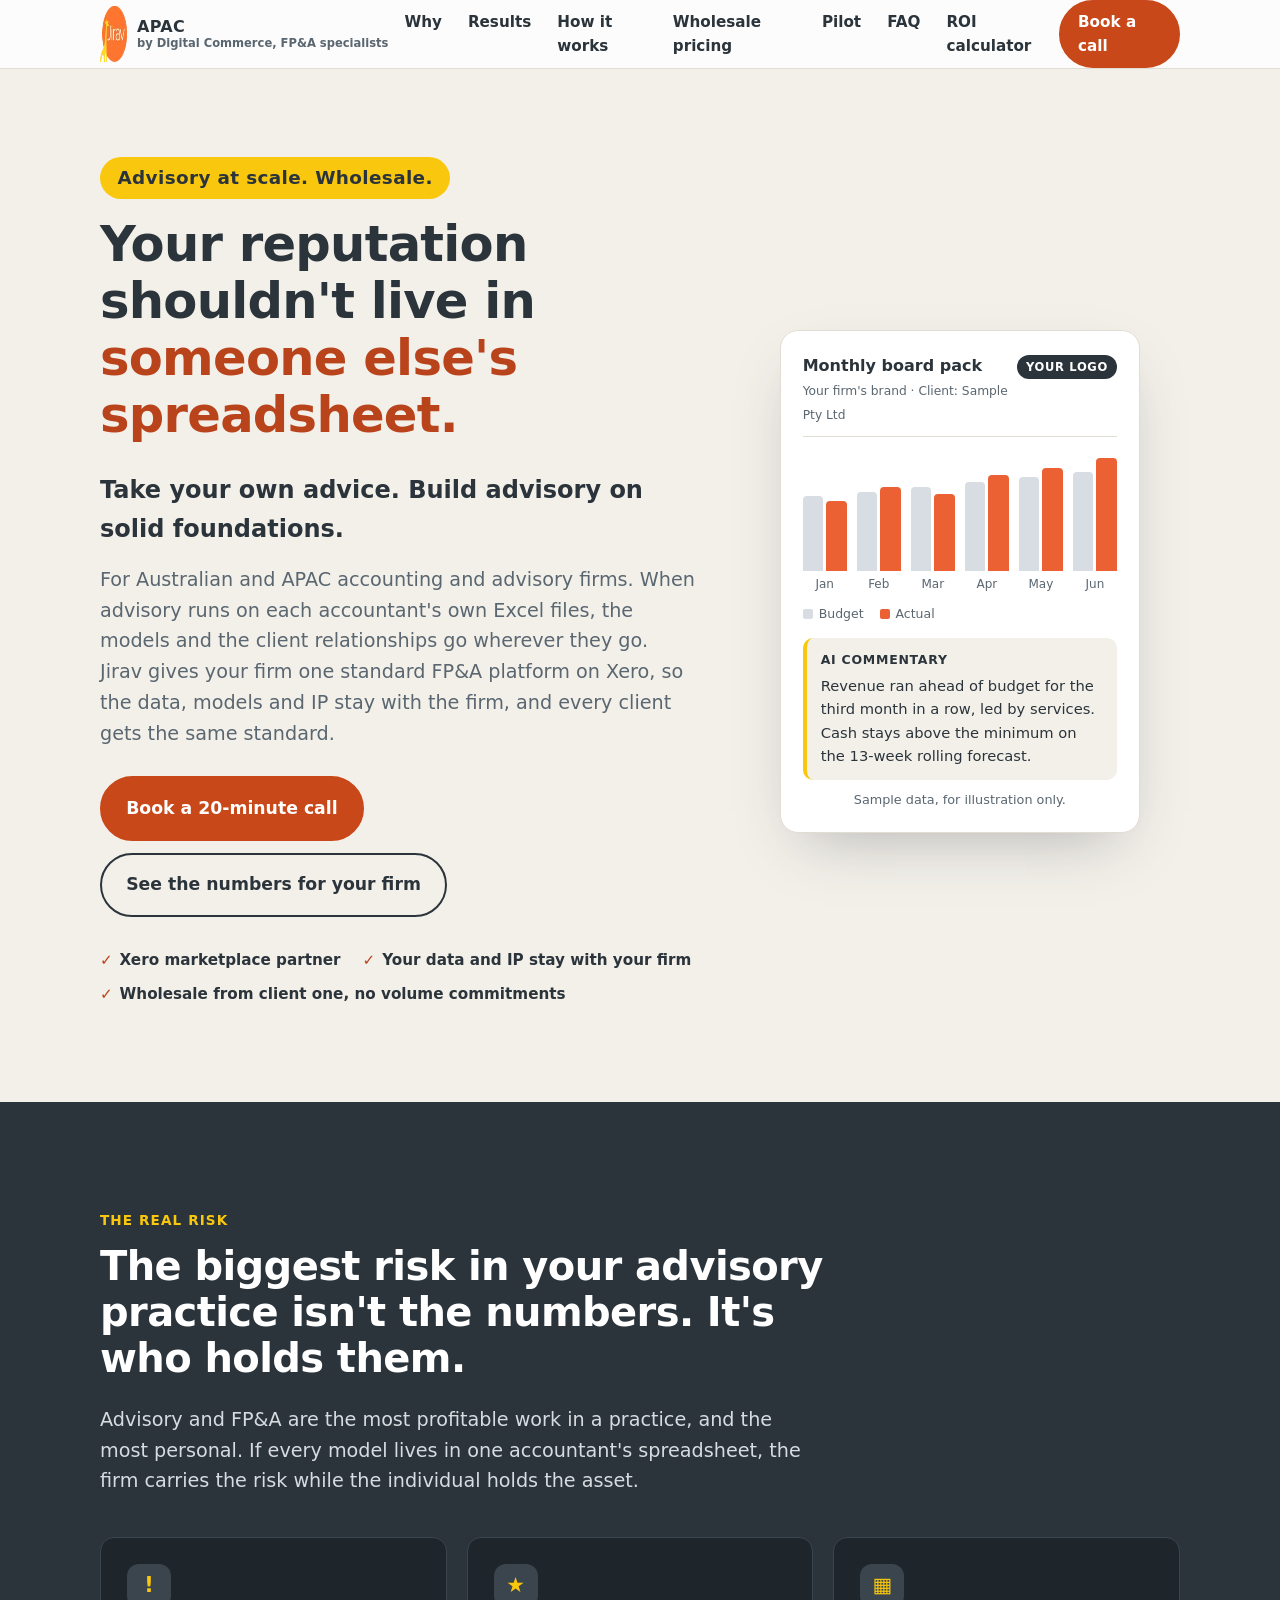
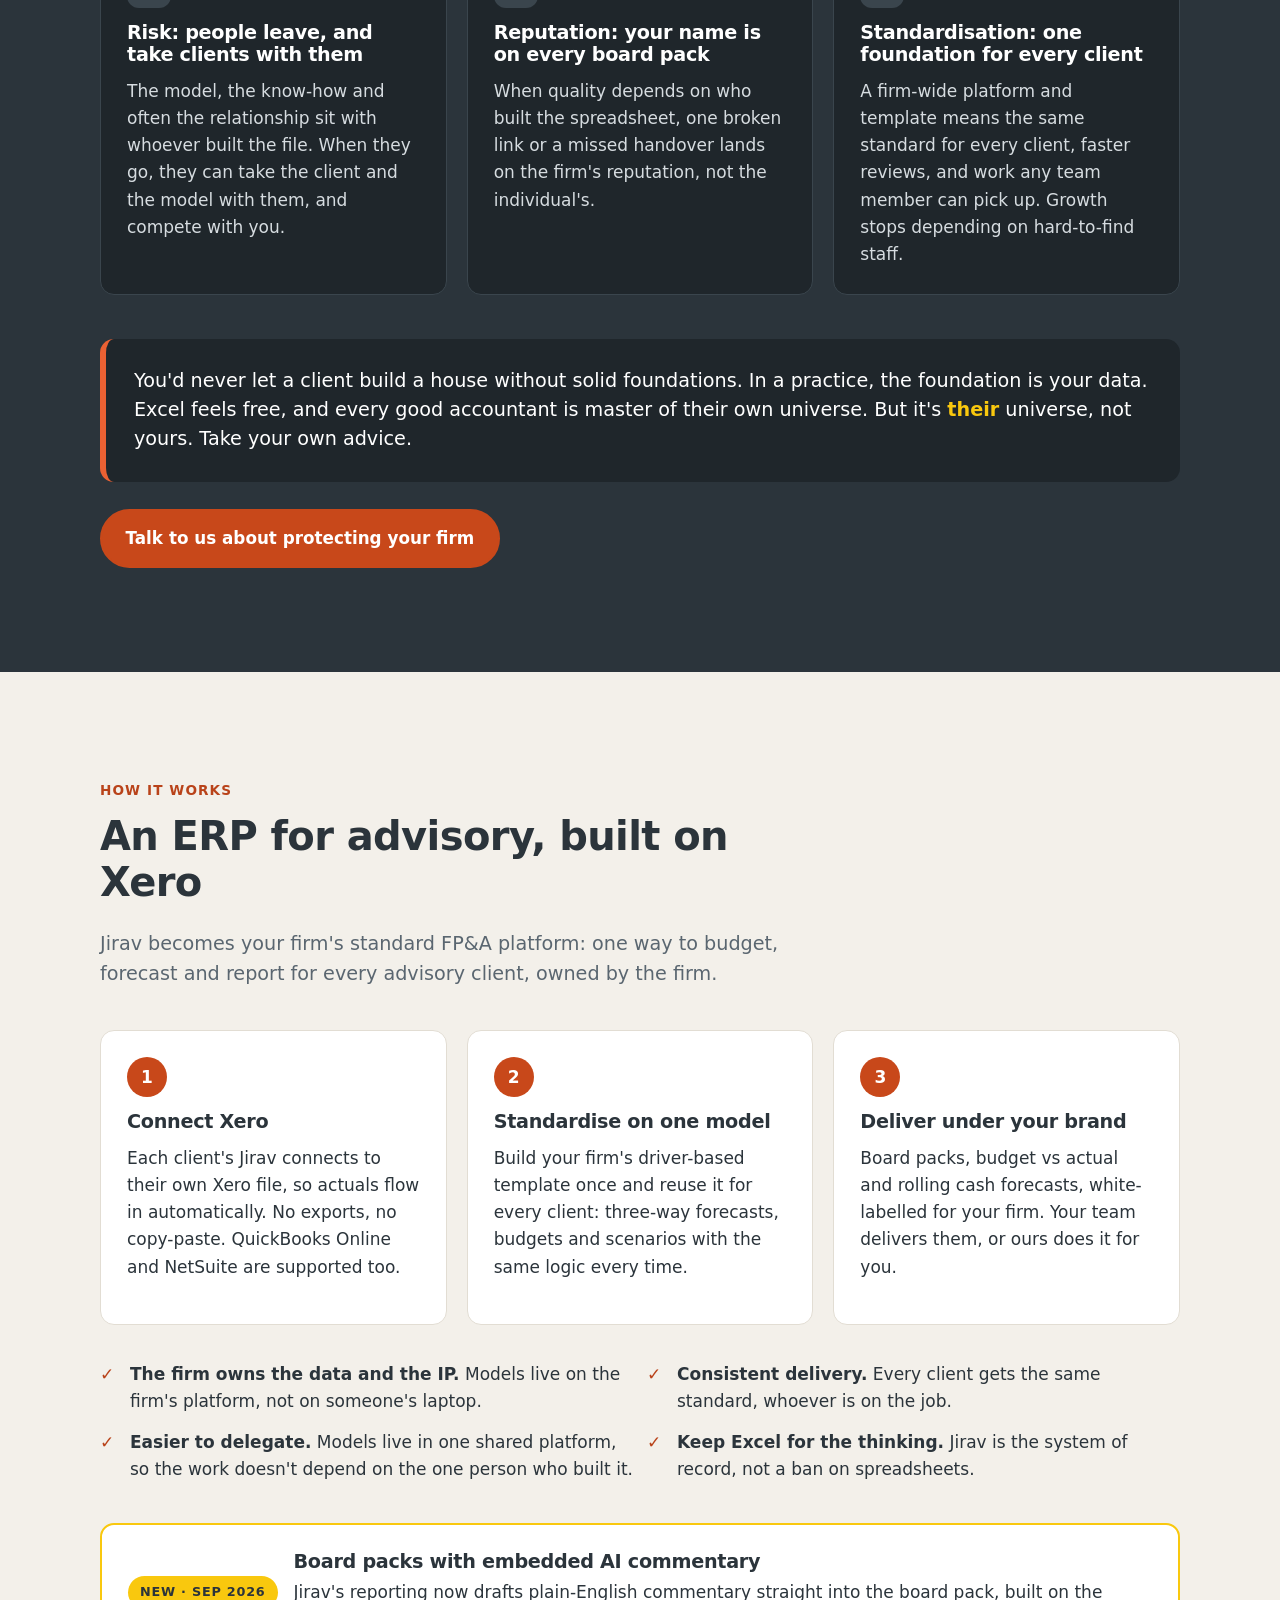
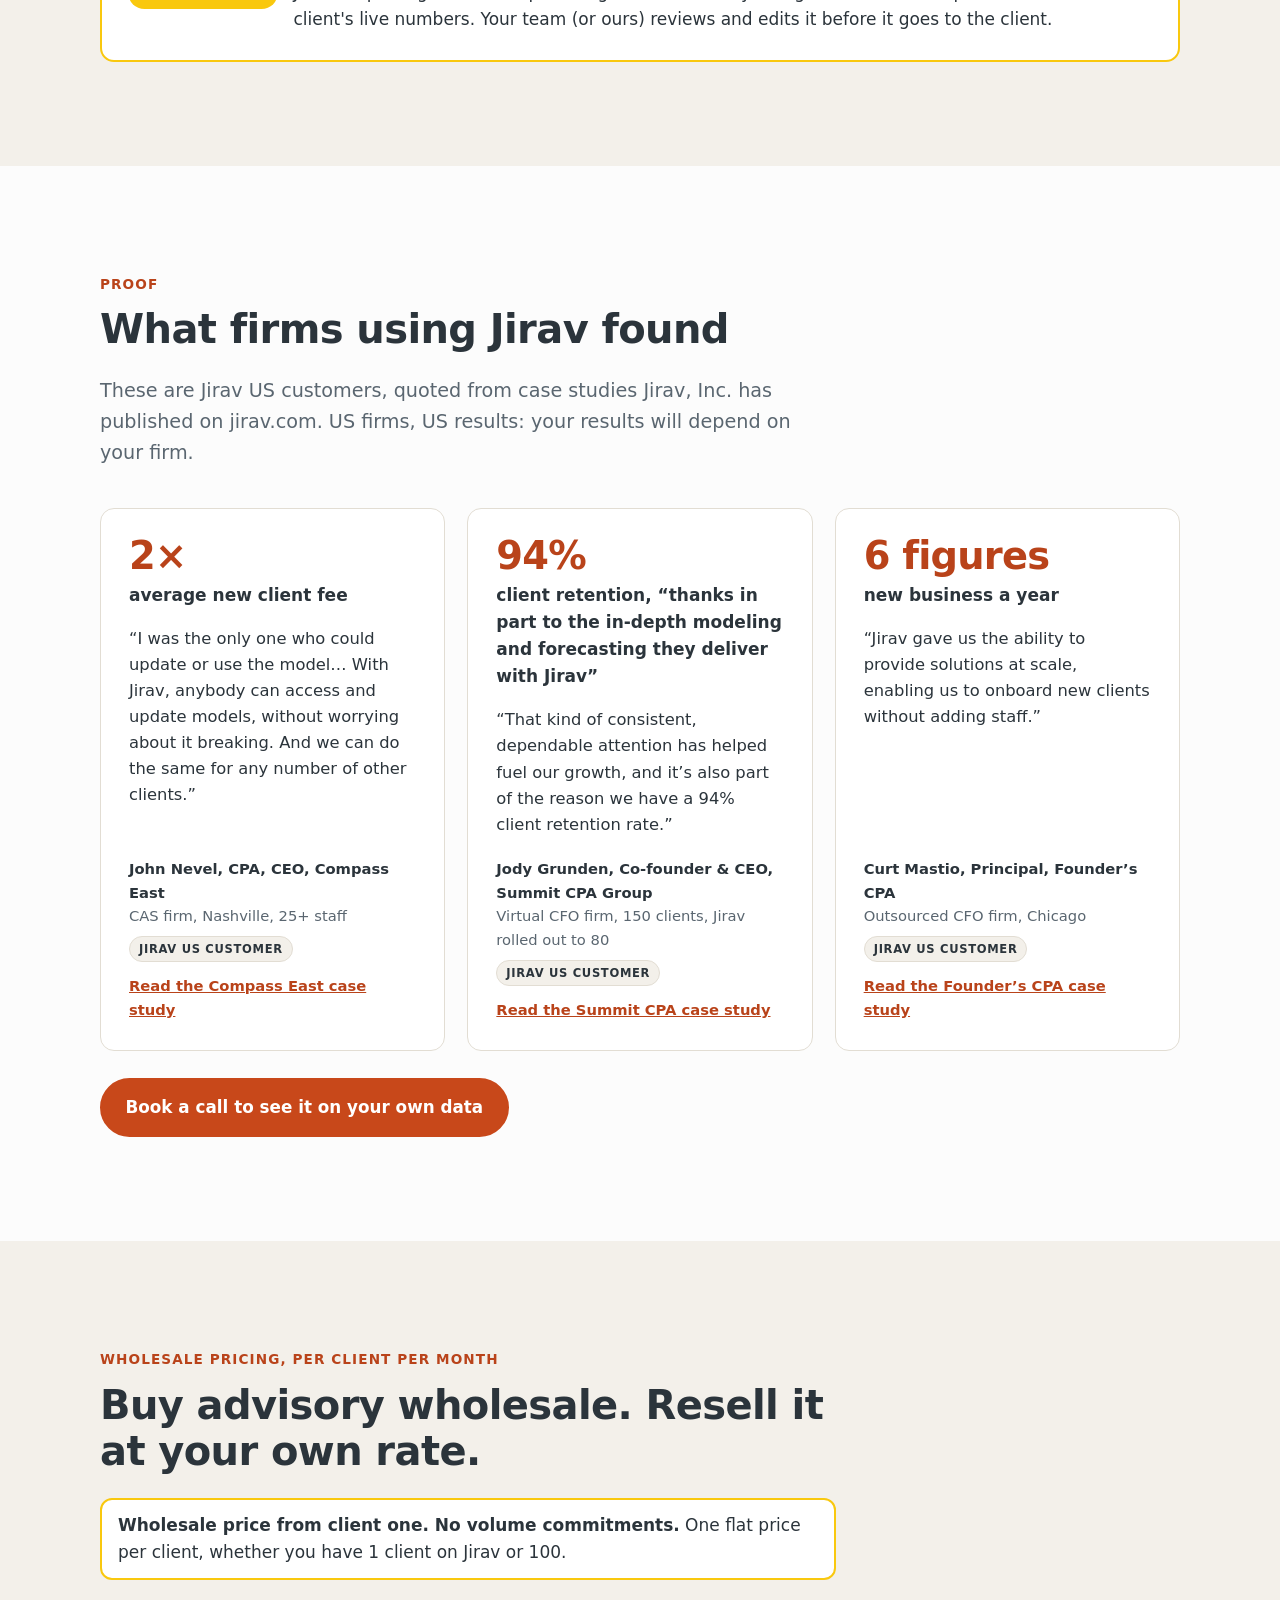
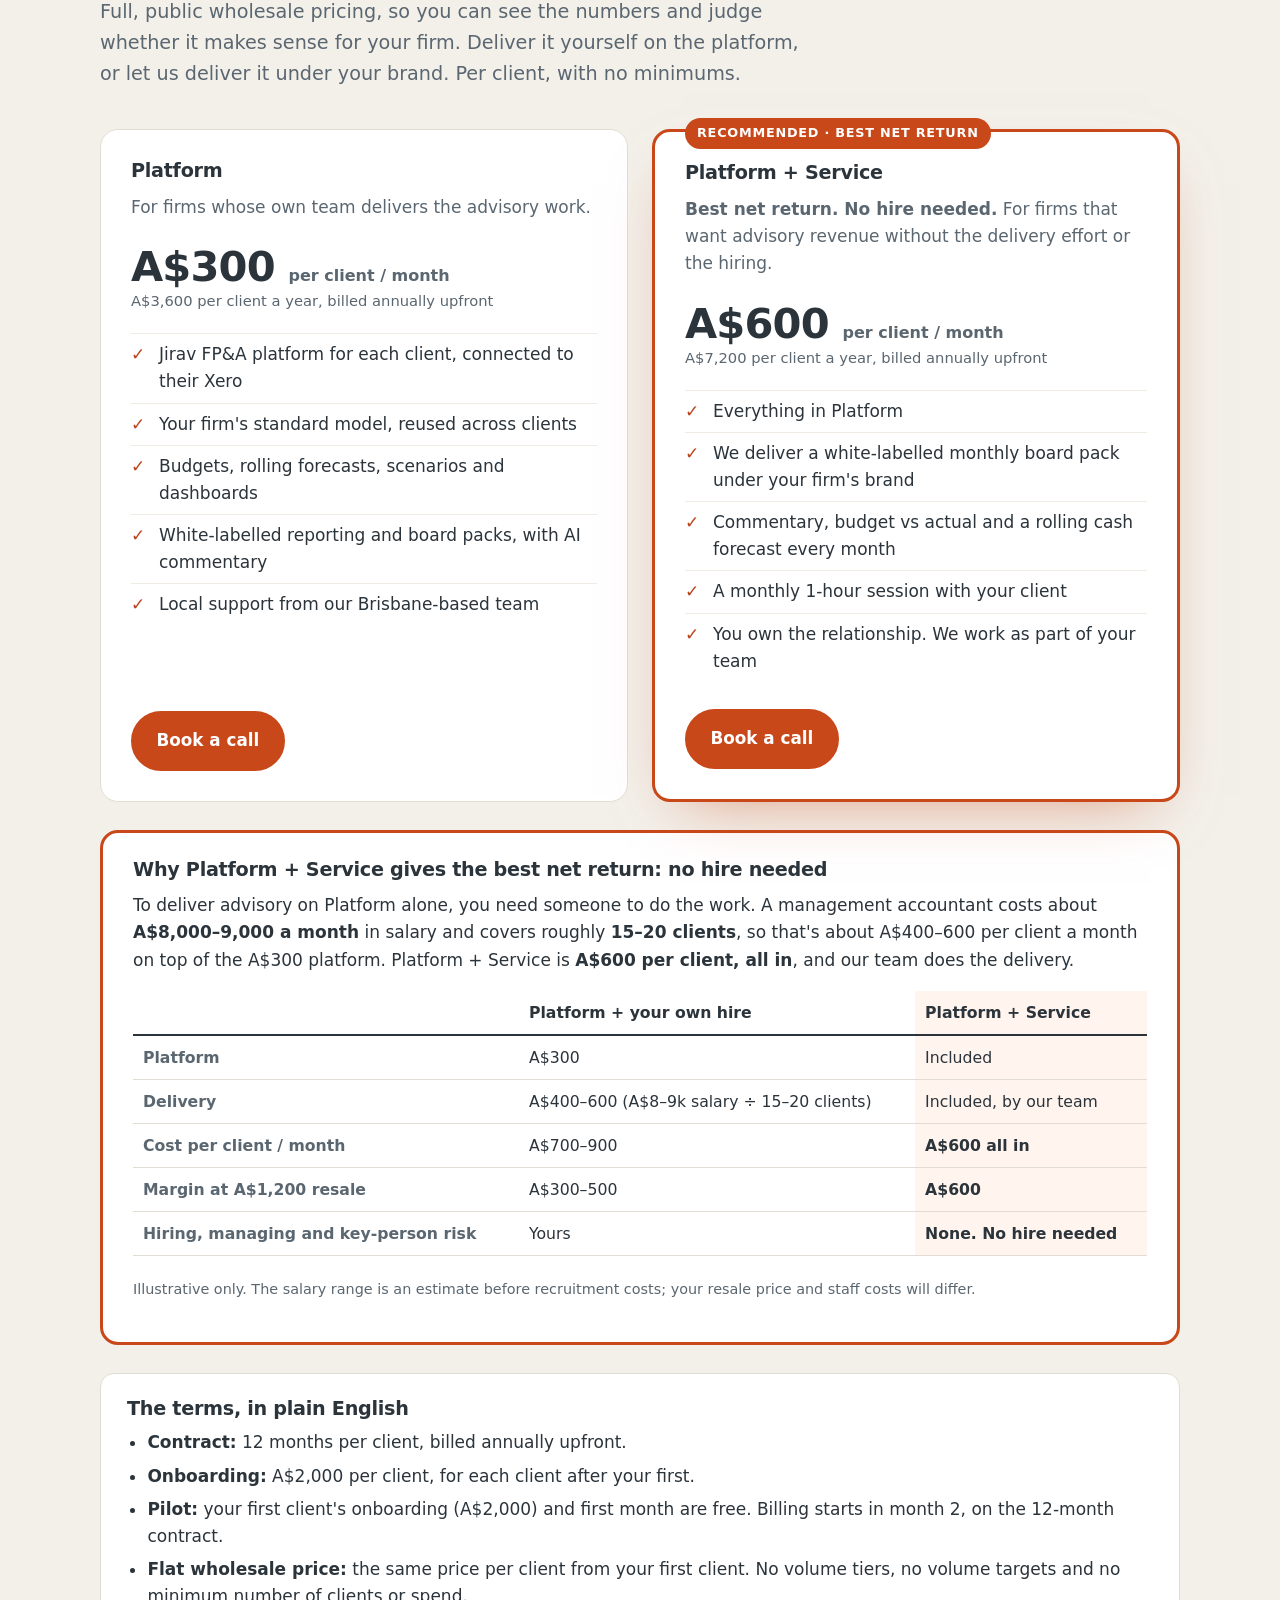
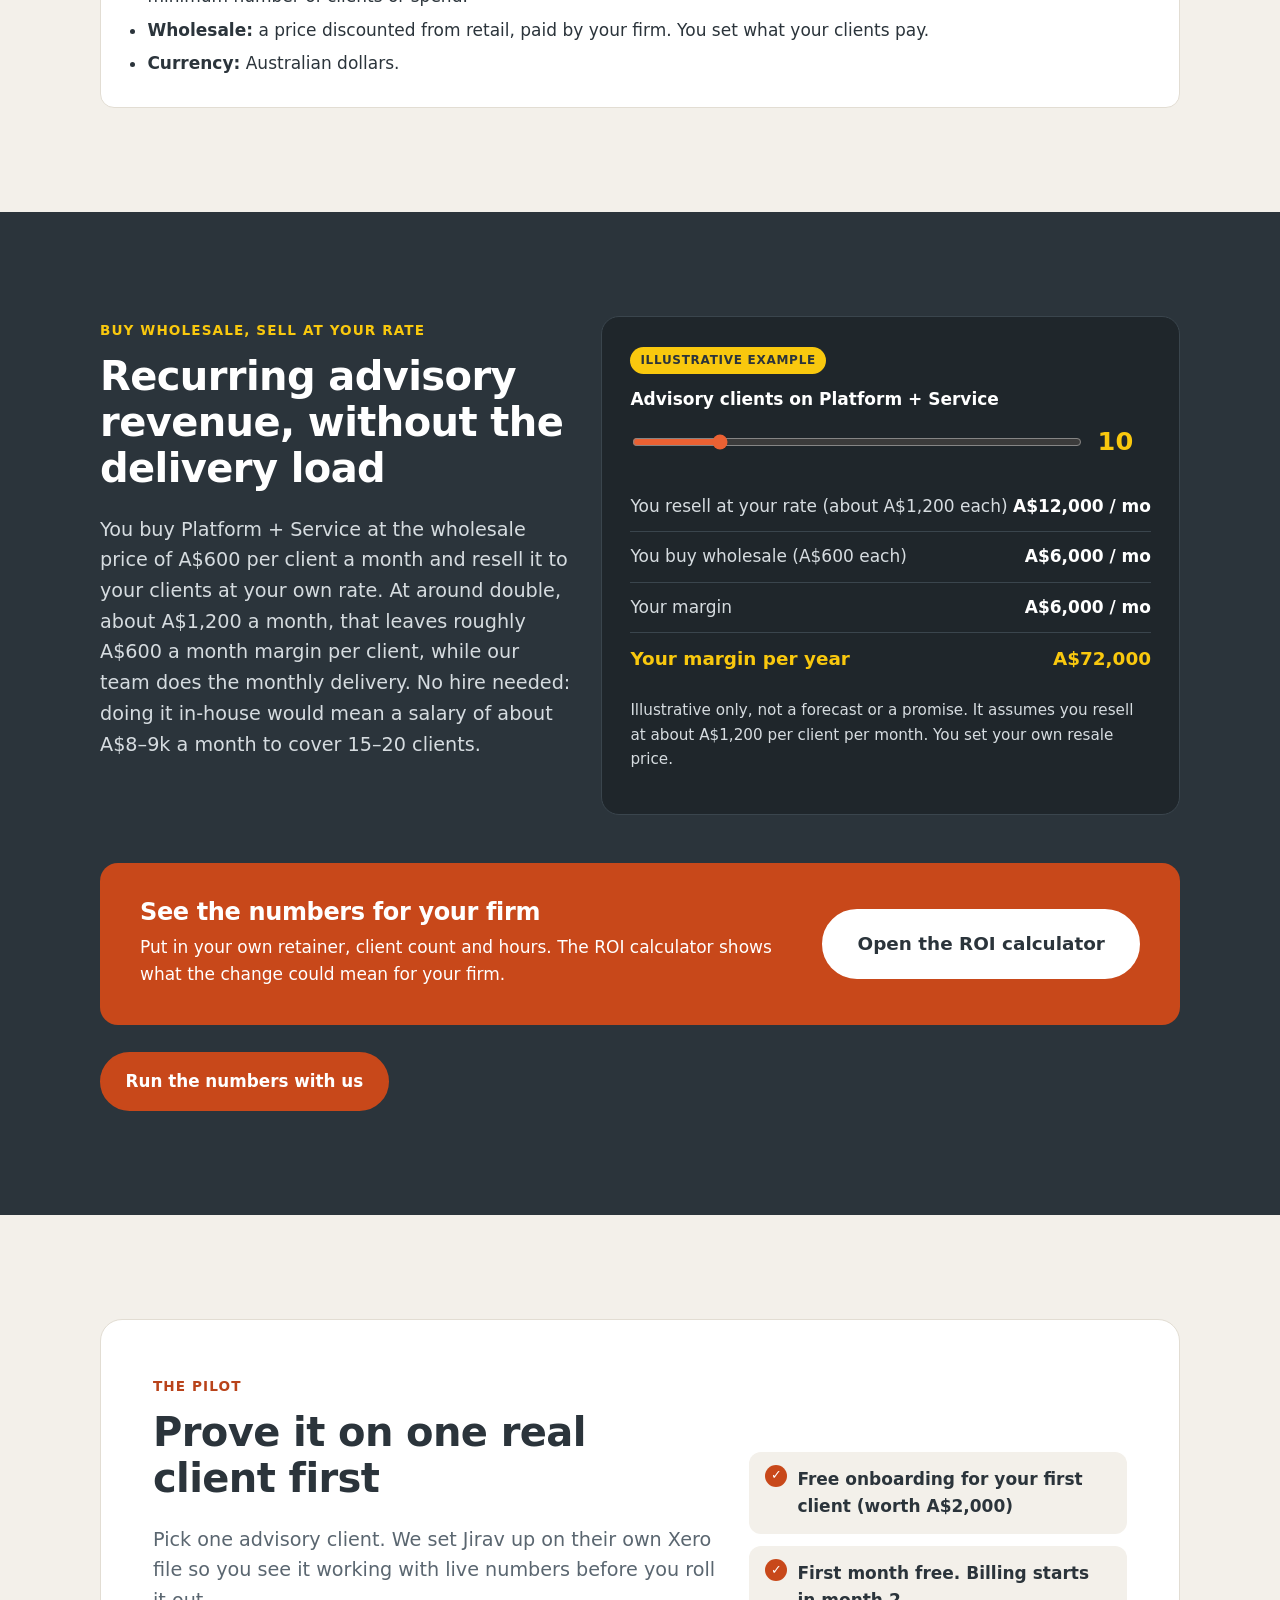
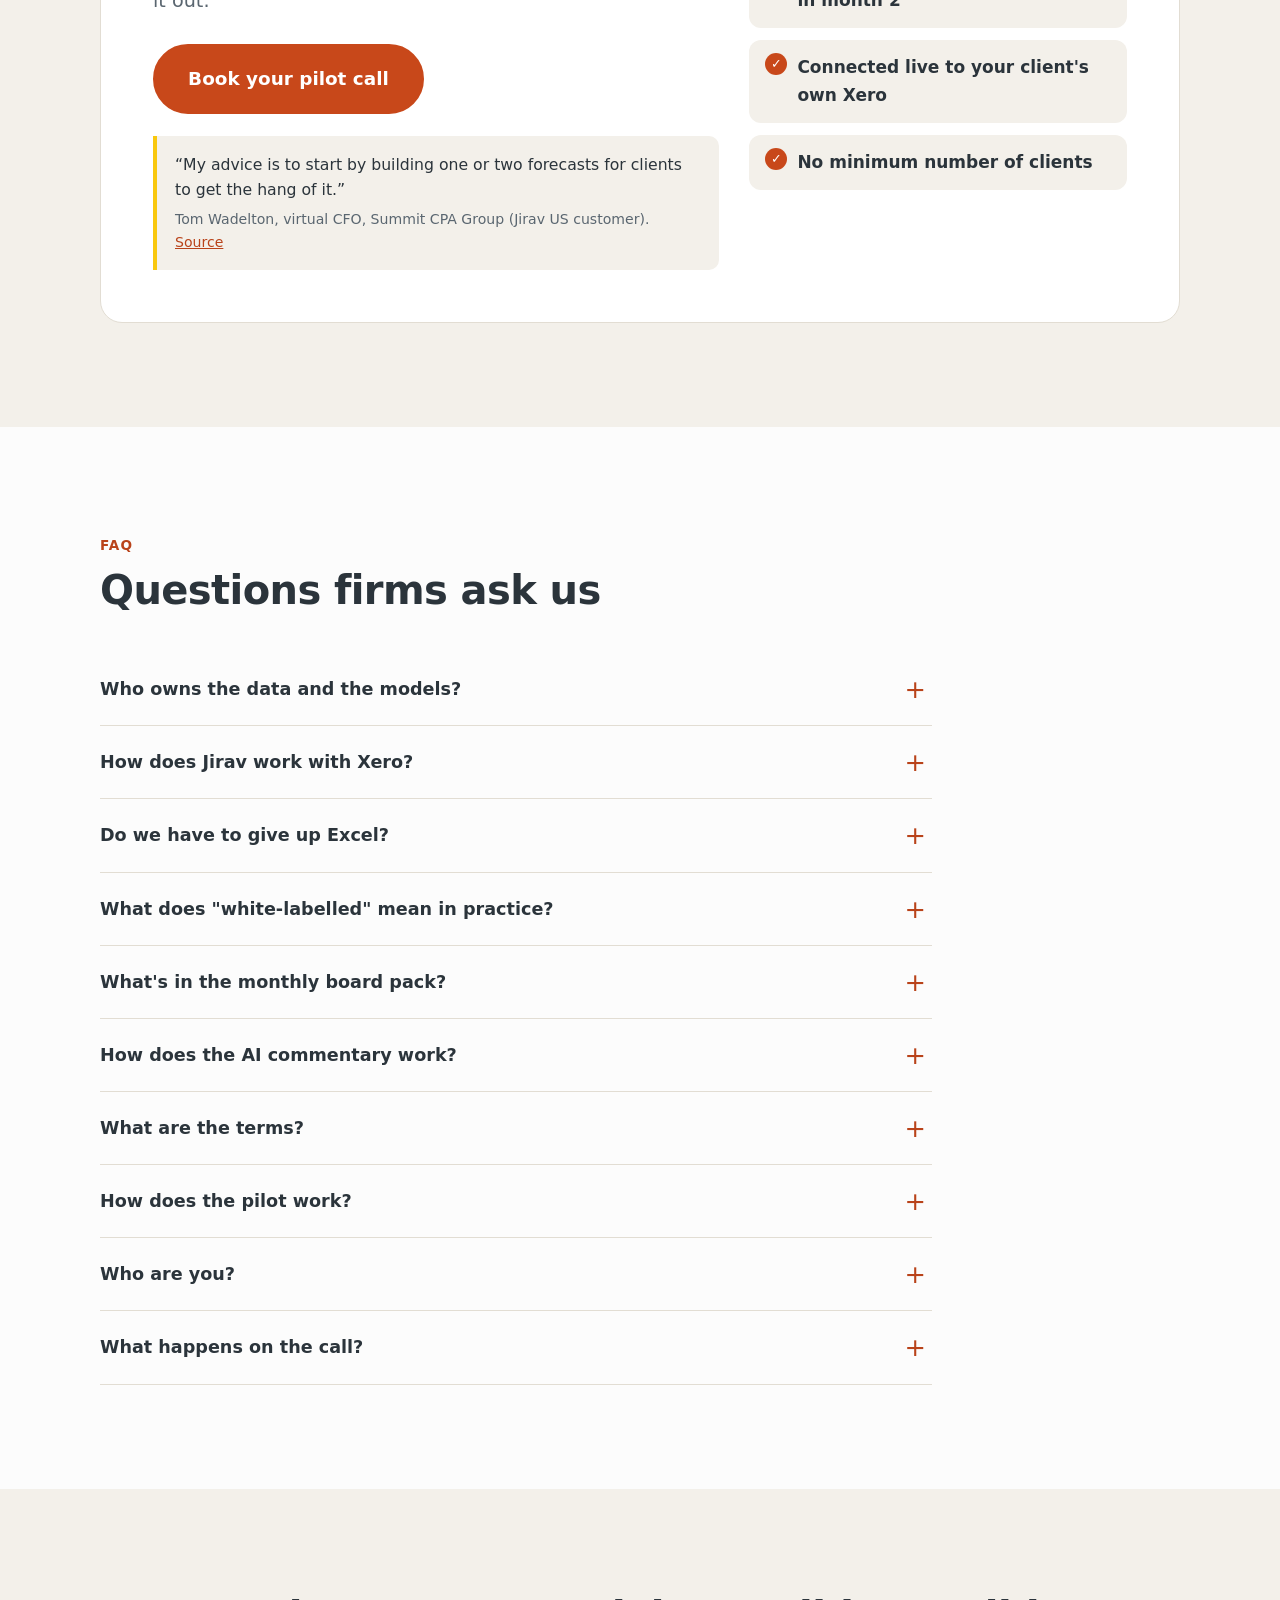
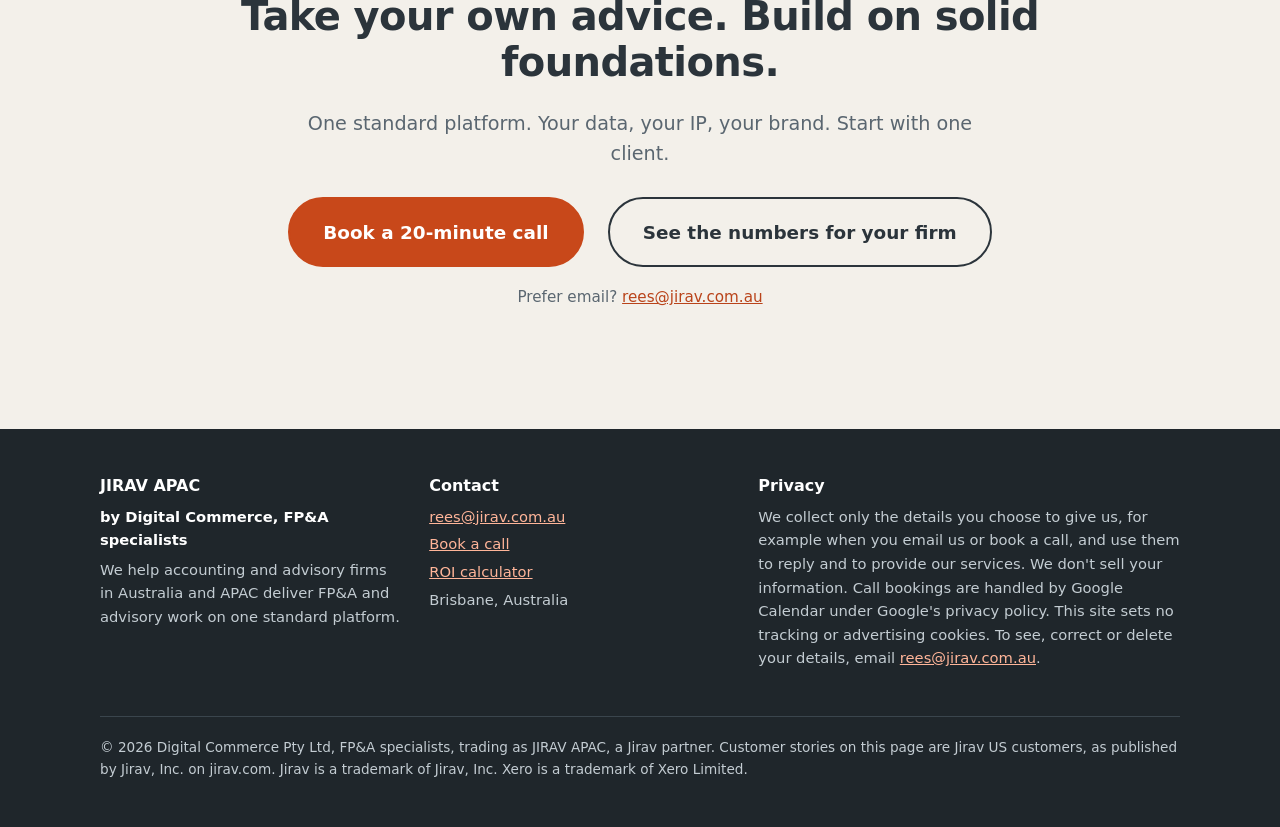
<file: index.html>
<!doctype html>
<html lang="en-AU">
<head>
<meta charset="utf-8">
<meta name="viewport" content="width=device-width, initial-scale=1">
<title>JIRAV APAC | Advisory at scale. Wholesale. FP&amp;A platform for accounting firms on Xero</title>
<meta name="description" content="Your reputation shouldn't live in someone else's spreadsheet. Jirav gives accounting and advisory firms one standard FP&amp;A platform on Xero, so models, data and client relationships stay with the firm. Wholesale per-client pricing. Book a call.">
<!-- PREVIEW ONLY: remove the noindex line below when this site goes live on jirav.com.au -->
<meta name="robots" content="noindex, nofollow">
<link rel="canonical" href="https://jirav.com.au/">
<meta name="theme-color" content="#2B343B">

<!-- Open Graph / social -->
<meta property="og:type" content="website">
<meta property="og:site_name" content="JIRAV APAC">
<meta property="og:locale" content="en_AU">
<meta property="og:title" content="Your reputation shouldn't live in someone else's spreadsheet | JIRAV APAC">
<meta property="og:description" content="Advisory at scale. Wholesale. One standard FP&amp;A platform on Xero, owned by your firm, at wholesale prices to resell at your own rate.">
<meta property="og:url" content="https://jirav.com.au/">
<!-- TODO at launch: switch og:image / twitter:image to https://jirav.com.au/assets/og-image.png -->
<meta property="og:image" content="https://jirav-roi.github.io/jirav-site/assets/og-image.png">
<meta property="og:image:width" content="1200">
<meta property="og:image:height" content="630">
<meta property="og:image:alt" content="JIRAV APAC: Your reputation shouldn't live in someone else's spreadsheet.">
<meta name="twitter:card" content="summary_large_image">
<meta name="twitter:title" content="Your reputation shouldn't live in someone else's spreadsheet | JIRAV APAC">
<meta name="twitter:description" content="Take your own advice. Build advisory on solid foundations: one standard FP&amp;A platform on Xero.">
<meta name="twitter:image" content="https://jirav-roi.github.io/jirav-site/assets/og-image.png">

<link rel="icon" href="assets/favicon.ico" sizes="any">
<link rel="icon" type="image/png" href="assets/favicon-32.png" sizes="32x32">
<link rel="apple-touch-icon" href="assets/apple-touch-icon.png">
<link rel="stylesheet" href="styles.css">

<script type="application/ld+json">
{
  "@context":"https://schema.org",
  "@type":"Organization",
  "name":"JIRAV APAC",
  "legalName":"Digital Commerce Pty Ltd",
  "url":"https://jirav.com.au/",
  "logo":"https://jirav.com.au/assets/logo-112.png",
  "email":"rees@jirav.com.au",
  "areaServed":["AU","NZ","APAC"],
  "description":"Digital Commerce, FP&A specialists. We help accounting and advisory firms in Australia and APAC deliver FP&A and advisory work on the Jirav platform, with white-labelled delivery."
}
</script>
<!-- ANALYTICS PLACEHOLDER: no analytics or tracking is installed. Add GA4 / Plausible etc. here once Rees confirms (see questions.md), and update the privacy note in the footer. -->
</head>
<body>
<a class="skip" href="#main">Skip to content</a>

<header class="site-header">
  <div class="wrap">
    <a class="brand" href="#top" aria-label="JIRAV APAC home">
      <picture>
        <source srcset="assets/logo-56.webp 1x, assets/logo-112.webp 2x" type="image/webp">
        <img src="assets/logo-56.png" srcset="assets/logo-56.png 1x, assets/logo-112.png 2x" width="61" height="56" alt="Jirav">
      </picture>
      <span class="brand-text">APAC<small class="byline">by Digital Commerce, FP&amp;A specialists</small></span>
    </a>
    <nav class="nav" aria-label="Main">
      <a href="#problem">Why</a>
      <a href="#proof">Results</a>
      <a href="#how">How it works</a>
      <a href="#pricing">Wholesale pricing</a>
      <a href="#pilot">Pilot</a>
      <a href="#faq">FAQ</a>
      <a href="https://jirav.com.au/roi-calculator">ROI calculator</a>
    </nav>
    <a class="btn btn-sm" href="https://calendar.app.google/ay4cb4AHYJNfW2js6" target="_blank" rel="noopener">Book a call<span class="sr-only"> (opens in a new tab)</span></a>
  </div>
</header>

<main id="main">

<!-- 1. HERO -->
<section class="hero" id="top" aria-labelledby="hero-title">
  <div class="wrap hero-grid">
    <div>
      <p class="kicker">Advisory at scale. Wholesale.</p>
      <h1 id="hero-title">Your reputation shouldn't live in <span class="hl">someone else's spreadsheet.</span></h1>
      <p class="sub">Take your own advice. Build advisory on solid foundations.</p>
      <p class="lead">For Australian and APAC accounting and advisory firms. When advisory runs on each accountant's own Excel files, the models and the client relationships go wherever they go. Jirav gives your firm one standard FP&amp;A platform on Xero, so the data, models and IP stay with the firm, and every client gets the same standard.</p>
      <div class="cta-row">
        <a class="btn btn-lg" href="https://calendar.app.google/ay4cb4AHYJNfW2js6" target="_blank" rel="noopener">Book a 20-minute call<span class="sr-only"> (opens in a new tab)</span></a>
        <a class="btn btn-lg btn-outline" href="https://jirav.com.au/roi-calculator">See the numbers for your firm</a>
      </div>
      <ul class="trust" aria-label="Key facts">
        <li>Xero marketplace partner</li>
        <li>Your data and IP stay with your firm</li>
        <li>Wholesale from client one, no volume commitments</li>
      </ul>
    </div>

    <figure class="pack" aria-label="Illustration of a white-labelled monthly board pack with sample data">
      <div class="pack-head">
        <div><strong>Monthly board pack</strong><br><small>Your firm's brand &middot; Client: Sample Pty Ltd</small></div>
        <span class="pack-tag">Your logo</span>
      </div>
      <div class="bars" aria-hidden="true">
        <div class="bar"><i style="height:62%"></i><i style="height:58%"></i></div>
        <div class="bar"><i style="height:66%"></i><i style="height:70%"></i></div>
        <div class="bar"><i style="height:70%"></i><i style="height:64%"></i></div>
        <div class="bar"><i style="height:74%"></i><i style="height:80%"></i></div>
        <div class="bar"><i style="height:78%"></i><i style="height:86%"></i></div>
        <div class="bar"><i style="height:82%"></i><i style="height:94%"></i></div>
      </div>
      <div class="bar-labels" aria-hidden="true"><span>Jan</span><span>Feb</span><span>Mar</span><span>Apr</span><span>May</span><span>Jun</span></div>
      <div class="legend" aria-hidden="true"><span>Budget</span><span class="a">Actual</span></div>
      <div class="ai">
        <b>AI commentary</b>
        <p>Revenue ran ahead of budget for the third month in a row, led by services. Cash stays above the minimum on the 13-week rolling forecast.</p>
      </div>
      <figcaption class="pack-caption">Sample data, for illustration only.</figcaption>
    </figure>
  </div>
</section>

<!-- 2. PROBLEM -->
<section class="dark" id="problem" aria-labelledby="problem-title">
  <div class="wrap">
    <div class="section-head">
      <span class="eyebrow">The real risk</span>
      <h2 id="problem-title">The biggest risk in your advisory practice isn't the numbers. It's who holds them.</h2>
      <p class="lead">Advisory and FP&amp;A are the most profitable work in a practice, and the most personal. If every model lives in one accountant's spreadsheet, the firm carries the risk while the individual holds the asset.</p>
    </div>
    <div class="grid-3">
      <div class="card">
        <div class="icon" aria-hidden="true">!</div>
        <h3>Risk: people leave, and take clients with them</h3>
        <p>The model, the know-how and often the relationship sit with whoever built the file. When they go, they can take the client and the model with them, and compete with you.</p>
      </div>
      <div class="card">
        <div class="icon" aria-hidden="true">&#9733;</div>
        <h3>Reputation: your name is on every board pack</h3>
        <p>When quality depends on who built the spreadsheet, one broken link or a missed handover lands on the firm's reputation, not the individual's.</p>
      </div>
      <div class="card">
        <div class="icon" aria-hidden="true">&#9638;</div>
        <h3>Standardisation: one foundation for every client</h3>
        <p>A firm-wide platform and template means the same standard for every client, faster reviews, and work any team member can pick up. Growth stops depending on hard-to-find staff.</p>
      </div>
    </div>
    <blockquote class="analogy">
      <p>You'd never let a client build a house without solid foundations. In a practice, the foundation is your data. Excel feels free, and every good accountant is master of their own universe. But it's <em>their</em> universe, not yours. Take your own advice.</p>
    </blockquote>
    <div class="cta-row">
      <a class="btn" href="https://calendar.app.google/ay4cb4AHYJNfW2js6" target="_blank" rel="noopener">Talk to us about protecting your firm<span class="sr-only"> (opens in a new tab)</span></a>
    </div>
  </div>
</section>

<!-- 3. HOW IT WORKS -->
<section class="alt" id="how" aria-labelledby="how-title">
  <div class="wrap">
    <div class="section-head">
      <span class="eyebrow">How it works</span>
      <h2 id="how-title">An ERP for advisory, built on Xero</h2>
      <p class="lead">Jirav becomes your firm's standard FP&amp;A platform: one way to budget, forecast and report for every advisory client, owned by the firm.</p>
    </div>
    <ol class="steps">
      <li>
        <h3>Connect Xero</h3>
        <p>Each client's Jirav connects to their own Xero file, so actuals flow in automatically. No exports, no copy-paste. QuickBooks Online and NetSuite are supported too.</p>
      </li>
      <li>
        <h3>Standardise on one model</h3>
        <p>Build your firm's driver-based template once and reuse it for every client: three-way forecasts, budgets and scenarios with the same logic every time.</p>
      </li>
      <li>
        <h3>Deliver under your brand</h3>
        <p>Board packs, budget vs actual and rolling cash forecasts, white-labelled for your firm. Your team delivers them, or ours does it for you.</p>
      </li>
    </ol>
    <ul class="pillars">
      <li><strong>The firm owns the data and the IP.</strong> Models live on the firm's platform, not on someone's laptop.</li>
      <li><strong>Consistent delivery.</strong> Every client gets the same standard, whoever is on the job.</li>
      <li><strong>Easier to delegate.</strong> Models live in one shared platform, so the work doesn't depend on the one person who built it.</li>
      <li><strong>Keep Excel for the thinking.</strong> Jirav is the system of record, not a ban on spreadsheets.</li>
    </ul>
    <div class="new">
      <span class="badge">New &middot; Sep 2026</span>
      <div>
        <h3>Board packs with embedded AI commentary</h3>
        <p>Jirav's reporting now drafts plain-English commentary straight into the board pack, built on the client's live numbers. Your team (or ours) reviews and edits it before it goes to the client.</p>
      </div>
    </div>
  </div>
</section>

<!-- 3b. PROOF: Jirav US customer case studies (verified against jirav.com, 12 Oct 2026) -->
<section id="proof" aria-labelledby="proof-title">
  <div class="wrap">
    <div class="section-head">
      <span class="eyebrow">Proof</span>
      <h2 id="proof-title">What firms using Jirav found</h2>
      <p class="lead">These are Jirav US customers, quoted from case studies Jirav, Inc. has published on jirav.com. US firms, US results: your results will depend on your firm.</p>
    </div>
    <!-- APAC PROOF PLACEHOLDER: add the first Australian / APAC firm case study here once a pilot has measured results and the firm has approved the quote. -->
    <div class="proof">
      <figure class="proof-card">
        <p class="proof-stat">2&times;</p>
        <p class="proof-stat-label">average new client fee</p>
        <blockquote><p>&ldquo;I was the only one who could update or use the model&hellip; With Jirav, anybody can access and update models, without worrying about it breaking. And we can do the same for any number of other clients.&rdquo;</p></blockquote>
        <figcaption><strong>John Nevel, CPA, CEO, Compass East</strong>CAS firm, Nashville, 25+ staff<br><span class="us-tag">Jirav US customer</span></figcaption>
        <a class="src" href="https://www.jirav.com/customer-case-study/compass-east" target="_blank" rel="noopener">Read the Compass East case study<span class="sr-only"> (opens in a new tab)</span></a>
      </figure>
      <figure class="proof-card">
        <p class="proof-stat">94%</p>
        <p class="proof-stat-label">client retention, &ldquo;thanks in part to the in-depth modeling and forecasting they deliver with Jirav&rdquo;</p>
        <blockquote><p>&ldquo;That kind of consistent, dependable attention has helped fuel our growth, and it&rsquo;s also part of the reason we have a 94% client retention rate.&rdquo;</p></blockquote>
        <figcaption><strong>Jody Grunden, Co-founder &amp; CEO, Summit CPA Group</strong>Virtual CFO firm, 150 clients, Jirav rolled out to 80<br><span class="us-tag">Jirav US customer</span></figcaption>
        <a class="src" href="https://www.jirav.com/customer-case-study/summit-cpa-builds-advisory-led-client-relationships-with-jirav" target="_blank" rel="noopener">Read the Summit CPA case study<span class="sr-only"> (opens in a new tab)</span></a>
      </figure>
      <figure class="proof-card">
        <p class="proof-stat">6 figures</p>
        <p class="proof-stat-label">new business a year</p>
        <blockquote><p>&ldquo;Jirav gave us the ability to provide solutions at scale, enabling us to onboard new clients without adding staff.&rdquo;</p></blockquote>
        <figcaption><strong>Curt Mastio, Principal, Founder&rsquo;s CPA</strong>Outsourced CFO firm, Chicago<br><span class="us-tag">Jirav US customer</span></figcaption>
        <a class="src" href="https://www.jirav.com/customer-case-study/founders-cpa-scales-strategic-advisory-services" target="_blank" rel="noopener">Read the Founder&rsquo;s CPA case study<span class="sr-only"> (opens in a new tab)</span></a>
      </figure>
    </div>
    <div class="cta-row">
      <a class="btn" href="https://calendar.app.google/ay4cb4AHYJNfW2js6" target="_blank" rel="noopener">Book a call to see it on your own data<span class="sr-only"> (opens in a new tab)</span></a>
    </div>
  </div>
</section>

<!-- 4. OFFERS -->
<section class="alt" id="pricing" aria-labelledby="pricing-title">
  <div class="wrap">
    <div class="section-head">
      <span class="eyebrow">Wholesale pricing, per client per month</span>
      <h2 id="pricing-title">Buy advisory wholesale. Resell it at your own rate.</h2>
      <p class="wholesale-flag"><strong>Wholesale price from client one. No volume commitments.</strong> One flat price per client, whether you have 1 client on Jirav or 100.</p>
      <p class="lead">Full, public wholesale pricing, so you can see the numbers and judge whether it makes sense for your firm. Deliver it yourself on the platform, or let us deliver it under your brand. Per client, with no minimums.</p>
    </div>
    <div class="offers">
      <article class="offer" aria-labelledby="offer1">
        <h3 id="offer1">Platform</h3>
        <p class="who">For firms whose own team delivers the advisory work.</p>
        <p class="price">A$300 <small>per client / month</small></p>
        <p class="annual">A$3,600 per client a year, billed annually upfront</p>
        <ul>
          <li>Jirav FP&amp;A platform for each client, connected to their Xero</li>
          <li>Your firm's standard model, reused across clients</li>
          <li>Budgets, rolling forecasts, scenarios and dashboards</li>
          <li>White-labelled reporting and board packs, with AI commentary</li>
          <li>Local support from our Brisbane-based team</li>
        </ul>
        <a class="btn" href="https://calendar.app.google/ay4cb4AHYJNfW2js6" target="_blank" rel="noopener">Book a call<span class="sr-only"> about the Platform offer (opens in a new tab)</span></a>
      </article>
      <article class="offer rec" aria-labelledby="offer2">
        <span class="ribbon">Recommended &middot; best net return</span>
        <h3 id="offer2">Platform + Service</h3>
        <p class="who"><strong>Best net return. No hire needed.</strong> For firms that want advisory revenue without the delivery effort or the hiring.</p>
        <p class="price">A$600 <small>per client / month</small></p>
        <p class="annual">A$7,200 per client a year, billed annually upfront</p>
        <ul>
          <li>Everything in Platform</li>
          <li>We deliver a white-labelled monthly board pack under your firm's brand</li>
          <li>Commentary, budget vs actual and a rolling cash forecast every month</li>
          <li>A monthly 1-hour session with your client</li>
          <li>You own the relationship. We work as part of your team</li>
        </ul>
        <a class="btn" href="https://calendar.app.google/ay4cb4AHYJNfW2js6" target="_blank" rel="noopener">Book a call<span class="sr-only"> about Platform + Service (opens in a new tab)</span></a>
      </article>
    </div>
    <div class="best" id="best-return" aria-labelledby="best-title">
      <h3 id="best-title">Why Platform + Service gives the best net return: no hire needed</h3>
      <p>To deliver advisory on Platform alone, you need someone to do the work. A management accountant costs about <strong>A$8,000&ndash;9,000 a month</strong> in salary and covers roughly <strong>15&ndash;20 clients</strong>, so that's about A$400&ndash;600 per client a month on top of the A$300 platform. Platform + Service is <strong>A$600 per client, all in</strong>, and our team does the delivery.</p>
      <table class="cmp">
        <caption class="sr-only">Cost per client per month: Platform plus your own hire, compared with Platform + Service</caption>
        <thead><tr><th scope="col"><span class="sr-only">Item</span></th><th scope="col">Platform + your own hire</th><th scope="col">Platform + Service</th></tr></thead>
        <tbody>
          <tr><th scope="row">Platform</th><td>A$300</td><td>Included</td></tr>
          <tr><th scope="row">Delivery</th><td>A$400&ndash;600 (A$8&ndash;9k salary &divide; 15&ndash;20 clients)</td><td>Included, by our team</td></tr>
          <tr><th scope="row">Cost per client / month</th><td>A$700&ndash;900</td><td><strong>A$600 all in</strong></td></tr>
          <tr><th scope="row">Margin at A$1,200 resale</th><td>A$300&ndash;500</td><td><strong>A$600</strong></td></tr>
          <tr><th scope="row">Hiring, managing and key-person risk</th><td>Yours</td><td><strong>None. No hire needed</strong></td></tr>
        </tbody>
      </table>
      <p class="fine">Illustrative only. The salary range is an estimate before recruitment costs; your resale price and staff costs will differ.</p>
    </div>
    <div class="terms" id="terms">
      <h3>The terms, in plain English</h3>
      <ul>
        <li><strong>Contract:</strong> 12 months per client, billed annually upfront.</li>
        <li><strong>Onboarding:</strong> A$2,000 per client, for each client after your first.</li>
        <li><strong>Pilot:</strong> your first client's onboarding (A$2,000) and first month are free. Billing starts in month 2, on the 12-month contract.</li>
        <li><strong>Flat wholesale price:</strong> the same price per client from your first client. No volume tiers, no volume targets and no minimum number of clients or spend.</li>
        <li><strong>Wholesale:</strong> a price discounted from retail, paid by your firm. You set what your clients pay.</li>
        <li><strong>Currency:</strong> Australian dollars.</li>
      </ul>
    </div>
  </div>
</section>

<!-- 5. REVENUE EXAMPLE -->
<section class="dark" id="revenue" aria-labelledby="revenue-title">
  <div class="wrap calc">
    <div>
      <span class="eyebrow">Buy wholesale, sell at your rate</span>
      <h2 id="revenue-title">Recurring advisory revenue, without the delivery load</h2>
      <p class="lead">You buy Platform + Service at the wholesale price of A$600 per client a month and resell it to your clients at your own rate. At around double, about A$1,200 a month, that leaves roughly A$600 a month margin per client, while our team does the monthly delivery. No hire needed: doing it in-house would mean a salary of about A$8&ndash;9k a month to cover 15&ndash;20 clients.</p>
          </div>
    <div class="calc-box">
      <span class="illus">Illustrative example</span>
      <label for="clients">Advisory clients on Platform + Service</label>
      <div class="calc-input">
        <input type="range" id="clients" min="1" max="50" value="10" aria-describedby="calc-note">
        <output id="clients-out" for="clients">10</output>
      </div>
      <table class="rev">
        <caption class="sr-only">Illustrative monthly and annual figures for the firm</caption>
        <tbody>
          <tr><th scope="row">You resell at your rate (about A$1,200 each)</th><td id="r-bill">A$12,000 / mo</td></tr>
          <tr><th scope="row">You buy wholesale (A$600 each)</th><td id="r-cost">A$6,000 / mo</td></tr>
          <tr><th scope="row">Your margin</th><td id="r-month">A$6,000 / mo</td></tr>
          <tr class="total"><th scope="row">Your margin per year</th><td id="r-year">A$72,000</td></tr>
        </tbody>
      </table>
      <p id="calc-note" class="cta-note" style="margin-top:14px">Illustrative only, not a forecast or a promise. It assumes you resell at about A$1,200 per client per month. You set your own resale price.</p>
    </div>
  </div>
  <div class="wrap">
    <div class="calc-band">
      <div>
        <h3>See the numbers for your firm</h3>
        <p>Put in your own retainer, client count and hours. The ROI calculator shows what the change could mean for your firm.</p>
      </div>
      <a class="btn btn-lg" href="https://jirav.com.au/roi-calculator">Open the ROI calculator</a>
    </div>
    <div class="cta-row">
      <a class="btn" href="https://calendar.app.google/ay4cb4AHYJNfW2js6" target="_blank" rel="noopener">Run the numbers with us<span class="sr-only"> (opens in a new tab)</span></a>
    </div>
  </div>
</section>

<!-- 6. PILOT -->
<section class="alt" id="pilot" aria-labelledby="pilot-title">
  <div class="wrap">
    <div class="pilot">
      <div>
        <span class="eyebrow">The pilot</span>
        <h2 id="pilot-title">Prove it on one real client first</h2>
        <p class="lead">Pick one advisory client. We set Jirav up on their own Xero file so you see it working with live numbers before you roll it out.</p>
        <div class="cta-row">
          <a class="btn btn-lg" href="https://calendar.app.google/ay4cb4AHYJNfW2js6" target="_blank" rel="noopener">Book your pilot call<span class="sr-only"> (opens in a new tab)</span></a>
        </div>
        <blockquote class="pilot-quote">
          <p>&ldquo;My advice is to start by building one or two forecasts for clients to get the hang of it.&rdquo;</p>
          <footer>Tom Wadelton, virtual CFO, Summit CPA Group (Jirav US customer). <a href="https://www.jirav.com/customer-case-study/summit-cpa-builds-advisory-led-client-relationships-with-jirav" target="_blank" rel="noopener">Source<span class="sr-only"> (opens in a new tab)</span></a></footer>
        </blockquote>
      </div>
      <ul class="pilot-list">
        <li>Free onboarding for your first client (worth A$2,000)</li>
        <li>First month free. Billing starts in month 2</li>
        <li>Connected live to your client's own Xero</li>
        <li>No minimum number of clients</li>
      </ul>
    </div>
  </div>
</section>

<!-- 7. FAQ -->
<section id="faq" aria-labelledby="faq-title">
  <div class="wrap">
    <div class="section-head">
      <span class="eyebrow">FAQ</span>
      <h2 id="faq-title">Questions firms ask us</h2>
    </div>
    <div class="faq">
      <details>
        <summary>Who owns the data and the models?</summary>
        <p>Your firm does. Each client's Jirav sits on the firm's platform, built from the firm's templates. If a staff member leaves, the models, history and know-how stay with the firm, which protects both the client relationship and your reputation.</p>
      </details>
      <details>
        <summary>How does Jirav work with Xero?</summary>
        <p>Jirav is a Xero marketplace partner. Each client's Jirav connects to their own Xero file and syncs actuals automatically, so forecasts and reports run on current numbers rather than last month's export.</p>
      </details>
      <details>
        <summary>Do we have to give up Excel?</summary>
        <p>No. Keep Excel for ad hoc thinking. The point is that the firm's core advisory models live in one standard platform the firm owns, not in individual files.</p>
      </details>
      <details>
        <summary>What does "white-labelled" mean in practice?</summary>
        <p>Board packs and reports go out under your firm's brand. On Platform + Service, our team works as part of yours. You keep the client relationship and all billing goes through your firm.</p>
      </details>
      <details>
        <summary>What's in the monthly board pack?</summary>
        <p>Commentary, budget vs actual and a rolling cash forecast, built on the client's live Xero data and presented under your brand. Platform + Service also includes a monthly 1-hour session with the client.</p>
      </details>
      <details>
        <summary>How does the AI commentary work?</summary>
        <p>Released in September 2026, Jirav drafts commentary inside the board pack from the client's actual numbers. A person on your team (or ours) reviews and edits it before it's sent.</p>
      </details>
      <details>
        <summary>What are the terms?</summary>
        <p>Each client is on a 12-month contract, billed annually upfront: A$3,600 a year on Platform or A$7,200 on Platform + Service. Onboarding is A$2,000 per client after your first. The wholesale price is flat from your first client: no volume tiers, targets or minimums.</p>
      </details>
      <details>
        <summary>How does the pilot work?</summary>
        <p>Your first client gets free onboarding (worth A$2,000) and a free first month, connected live to their own Xero. Billing starts in month 2, on the standard 12-month contract.</p>
      </details>
      <details>
        <summary>Who are you?</summary>
        <p>We're Digital Commerce, FP&amp;A specialists based in Brisbane. We help accounting firms across Australia and APAC deliver FP&amp;A and advisory work. Jirav is the platform we use: Jirav, Inc. builds it, and we onboard, support and deliver for firms in the region. JIRAV APAC is our trading name for this service.</p>
      </details>
      <details>
        <summary>What happens on the call?</summary>
        <p>A 20-minute conversation about how your firm delivers advisory today, where the risk sits and whether a pilot on one client makes sense. No preparation needed.</p>
      </details>
    </div>
  </div>
</section>

<!-- 8. FINAL CTA -->
<section class="alt final" aria-labelledby="final-title">
  <div class="wrap">
    <h2 id="final-title">Take your own advice. Build on solid foundations.</h2>
    <p class="lead">One standard platform. Your data, your IP, your brand. Start with one client.</p>
    <div class="cta-row">
      <a class="btn btn-lg" href="https://calendar.app.google/ay4cb4AHYJNfW2js6" target="_blank" rel="noopener">Book a 20-minute call<span class="sr-only"> (opens in a new tab)</span></a>
      <a class="btn btn-lg btn-outline" href="https://jirav.com.au/roi-calculator">See the numbers for your firm</a>
    </div>
    <p class="cta-note" style="margin-top:18px">Prefer email? <a href="mailto:rees@jirav.com.au">rees@jirav.com.au</a></p>
  </div>
</section>

</main>

<footer class="site-footer">
  <div class="wrap">
    <div class="foot-grid">
      <div>
        <h2>JIRAV APAC</h2>
        <p class="foot-by"><strong>by Digital Commerce, FP&amp;A specialists</strong></p>
        <p>We help accounting and advisory firms in Australia and APAC deliver FP&amp;A and advisory work on one standard platform.</p>
      </div>
      <div>
        <h2>Contact</h2>
        <ul>
          <li><a href="mailto:rees@jirav.com.au">rees@jirav.com.au</a></li>
          <!-- PHONE PLACEHOLDER: add a public phone number once Rees confirms one -->
          <li><a href="https://calendar.app.google/ay4cb4AHYJNfW2js6" target="_blank" rel="noopener">Book a call<span class="sr-only"> (opens in a new tab)</span></a></li>
          <li><a href="https://jirav.com.au/roi-calculator">ROI calculator</a></li>
          <li>Brisbane, Australia</li>
        </ul>
      </div>
      <div id="privacy">
        <h2>Privacy</h2>
        <p>We collect only the details you choose to give us, for example when you email us or book a call, and use them to reply and to provide our services. We don't sell your information. Call bookings are handled by Google Calendar under Google's privacy policy. This site sets no tracking or advertising cookies. To see, correct or delete your details, email <a href="mailto:rees@jirav.com.au">rees@jirav.com.au</a>.</p>
      </div>
    </div>
    <div class="legal">
      <p>&copy; 2026 Digital Commerce Pty Ltd, FP&amp;A specialists, trading as JIRAV APAC, a Jirav partner. <!-- ABN PLACEHOLDER: add "ABN XX XXX XXX XXX" once Rees confirms --> Customer stories on this page are Jirav US customers, as published by Jirav, Inc. on jirav.com. Jirav is a trademark of Jirav, Inc. Xero is a trademark of Xero Limited.</p>
    </div>
  </div>
</footer>

<div class="mobile-cta">
  <a class="btn" href="https://calendar.app.google/ay4cb4AHYJNfW2js6" target="_blank" rel="noopener">Book a 20-minute call<span class="sr-only"> (opens in a new tab)</span></a>
</div>

<script>
(function(){
  var r=document.getElementById('clients'); if(!r) return;
  var o=document.getElementById('clients-out');
  var f=function(n){return 'A$'+n.toLocaleString('en-AU');};
  function u(){
    var n=+r.value;
    o.value=n; o.textContent=n;
    document.getElementById('r-bill').textContent=f(n*1200)+' / mo';
    document.getElementById('r-cost').textContent=f(n*600)+' / mo';
    document.getElementById('r-month').textContent=f(n*600)+' / mo';
    document.getElementById('r-year').textContent=f(n*600*12);
  }
  r.addEventListener('input',u); u();
})();
</script>
</body>
</html>
</file>
<file: styles.css>
/* JIRAV APAC: plain CSS, mobile-first. Brand colours sampled from jirav.com. */
:root{
  --orange:#EB6133;      /* brand orange: decorative / large text on dark only */
  --orange-strong:#C8481A;/* AA-compliant with white text (4.8:1) */
  --orange-text:#B9431A; /* AA on cream/white */
  --ink:#2B343B;
  --ink-2:#1F262B;
  --muted:#5A6670;
  --cream:#F3F0EA;
  --paper:#FCFCFC;
  --yellow:#F9C80E;
  --line:#E2DDD3;
  --radius:14px;
  --max:1120px;
  --font:system-ui,-apple-system,"Segoe UI",Roboto,"Inter","Helvetica Neue",Arial,sans-serif;
}
*,*::before,*::after{box-sizing:border-box}
html{scroll-behavior:smooth;-webkit-text-size-adjust:100%}
@media (prefers-reduced-motion:reduce){html{scroll-behavior:auto}*{transition:none!important;animation:none!important}}
body{margin:0;font-family:var(--font);font-size:1.0625rem;line-height:1.6;color:var(--ink);background:var(--paper);padding-bottom:72px}
@media (min-width:768px){body{padding-bottom:0}}
img{max-width:100%;height:auto;display:block}
a{color:var(--orange-text)}
a:hover{text-decoration-thickness:2px}
:focus-visible{outline:3px solid var(--yellow);outline-offset:3px;border-radius:4px}
h1,h2,h3{line-height:1.15;margin:0 0 .6em;letter-spacing:-.015em}
h1{font-size:clamp(2.2rem,6vw,3.6rem);font-weight:800}
h2{font-size:clamp(1.75rem,4vw,2.5rem);font-weight:800}
h3{font-size:1.2rem;font-weight:700}
p{margin:0 0 1em}
.wrap{width:100%;max-width:var(--max);margin:0 auto;padding:0 20px}
.skip{position:absolute;left:-9999px;top:0;background:var(--ink);color:#fff;padding:10px 14px;z-index:100}
.skip:focus{left:10px;top:10px}
.sr-only{position:absolute;width:1px;height:1px;padding:0;margin:-1px;overflow:hidden;clip:rect(0,0,0,0);white-space:nowrap;border:0}
.eyebrow{display:inline-block;font-size:.85rem;font-weight:700;letter-spacing:.08em;text-transform:uppercase;color:var(--orange-text);margin-bottom:.8em}
.lead{font-size:1.2rem;color:var(--muted);max-width:44rem}

/* Buttons: one CTA style, used everywhere */
.btn{display:inline-flex;align-items:center;justify-content:center;gap:.5em;min-height:48px;padding:.85em 1.4em;border-radius:999px;background:var(--orange-strong);color:#fff;font-weight:700;font-size:1.05rem;text-decoration:none;border:2px solid var(--orange-strong);transition:background .15s,transform .15s}
.btn:hover{background:#A93B13;border-color:#A93B13;transform:translateY(-1px)}
.btn-lg{font-size:1.15rem;padding:1em 1.8em}
.btn-sm{min-height:40px;padding:.5em 1.1em;font-size:.95rem}
.textlink{font-weight:600}
.cta-row{display:flex;flex-wrap:wrap;align-items:center;gap:14px 24px;margin-top:1.6em}
.cta-note{font-size:.95rem;color:var(--muted)}

/* Header */
.site-header{position:sticky;top:0;z-index:50;background:rgba(252,252,252,.95);backdrop-filter:saturate(1.4) blur(8px);border-bottom:1px solid var(--line)}
.site-header .wrap{display:flex;align-items:center;justify-content:space-between;gap:16px;min-height:68px}
.brand{display:flex;align-items:center;gap:10px;text-decoration:none;color:var(--ink);font-weight:800;letter-spacing:.02em}
.brand img{width:61px;height:56px}
.brand span{font-size:1rem}
.nav{display:none}
.nav a{color:var(--ink);text-decoration:none;font-weight:600;font-size:.95rem}
.nav a:hover{color:var(--orange-text)}
@media (min-width:900px){.nav{display:flex;gap:26px}}

/* Hero */
.hero{background:var(--cream);padding:56px 0 64px;overflow:hidden}
.hero-grid{display:grid;gap:44px;align-items:center}
@media (min-width:960px){.hero{padding:88px 0 96px}.hero-grid{grid-template-columns:1.15fr .85fr}}
.hero h1 .hl{color:var(--orange-text)}
.trust{list-style:none;padding:0;margin:2em 0 0;display:flex;flex-wrap:wrap;gap:10px 22px;font-size:.95rem;color:var(--ink);font-weight:600}
.trust li::before{content:"✓";color:var(--orange-text);margin-right:.45em;font-weight:800}

/* Sample board pack (pure HTML/CSS illustration) */
.pack{background:#fff;border-radius:18px;box-shadow:0 24px 60px -24px rgba(43,52,59,.35);padding:22px;border:1px solid var(--line);font-size:.92rem}
.pack-head{display:flex;justify-content:space-between;align-items:baseline;border-bottom:1px solid var(--line);padding-bottom:10px;margin-bottom:14px}
.pack-head strong{font-size:1rem}
.pack-head small{color:var(--muted)}
.pack-tag{display:inline-block;font-size:.72rem;font-weight:700;text-transform:uppercase;letter-spacing:.06em;background:var(--ink);color:#fff;border-radius:999px;padding:3px 9px}
.bars{display:grid;grid-template-columns:repeat(6,1fr);gap:10px;align-items:end;height:120px;margin:6px 0 4px}
.bar{display:flex;gap:3px;align-items:end;height:100%}
.bar i{display:block;flex:1;border-radius:4px 4px 0 0}
.bar i:first-child{background:#D7DDE2}
.bar i:last-child{background:var(--orange)}
.bar-labels{display:grid;grid-template-columns:repeat(6,1fr);gap:10px;text-align:center;color:var(--muted);font-size:.75rem}
.legend{display:flex;gap:16px;font-size:.78rem;color:var(--muted);margin:10px 0 14px}
.legend span::before{content:"";display:inline-block;width:10px;height:10px;border-radius:2px;margin-right:6px;vertical-align:-1px;background:#D7DDE2}
.legend span.a::before{background:var(--orange)}
.ai{background:var(--cream);border-radius:10px;padding:12px 14px;border-left:4px solid var(--yellow)}
.ai b{display:block;font-size:.78rem;text-transform:uppercase;letter-spacing:.06em;margin-bottom:4px}
.ai p{margin:0;color:var(--ink)}
.pack-caption{font-size:.8rem;color:var(--muted);margin-top:10px;text-align:center}

/* Sections */
section{padding:72px 0}
@media (min-width:960px){section{padding:104px 0}}
.section-head{max-width:46rem;margin-bottom:40px}
.alt{background:var(--cream)}
.dark{background:var(--ink);color:#fff}
.dark .lead,.dark p{color:#D6DCE0}
.dark .eyebrow{color:var(--yellow)}
.dark a:not(.btn){color:#FFB599}
.grid-3{display:grid;gap:20px}
@media (min-width:768px){.grid-3{grid-template-columns:repeat(3,1fr)}}
.card{background:#fff;border:1px solid var(--line);border-radius:var(--radius);padding:26px}
.dark .card{background:var(--ink-2);border-color:#3A454D}
.dark .card h3{color:#fff}
.card p:last-child{margin-bottom:0}
.icon{width:44px;height:44px;border-radius:12px;display:grid;place-items:center;background:var(--cream);color:var(--orange-text);font-size:1.3rem;font-weight:800;margin-bottom:14px}
.dark .icon{background:#3A454D;color:var(--yellow)}

.analogy{margin:44px 0 0;padding:28px;border-radius:var(--radius);background:var(--ink-2);border-left:6px solid var(--orange);font-size:1.2rem;line-height:1.5;color:#fff}
.analogy p{color:#fff;margin:0}
.analogy em{color:var(--yellow);font-style:normal;font-weight:700}

/* Steps */
.steps{list-style:none;padding:0;margin:0;display:grid;gap:20px;counter-reset:s}
@media (min-width:768px){.steps{grid-template-columns:repeat(3,1fr)}}
.steps li{counter-increment:s;background:#fff;border:1px solid var(--line);border-radius:var(--radius);padding:26px;position:relative}
.steps li::before{content:counter(s);display:grid;place-items:center;width:40px;height:40px;border-radius:50%;background:var(--orange-strong);color:#fff;font-weight:800;margin-bottom:14px}
.pillars{display:grid;gap:14px;margin-top:36px;list-style:none;padding:0}
@media (min-width:768px){.pillars{grid-template-columns:repeat(2,1fr)}}
.pillars li{padding-left:30px;position:relative}
.pillars li::before{content:"✓";position:absolute;left:0;top:0;color:var(--orange-text);font-weight:800}
.new{margin-top:40px;display:grid;gap:16px;align-items:center;background:#fff;border:2px solid var(--yellow);border-radius:var(--radius);padding:26px}
@media (min-width:768px){.new{grid-template-columns:auto 1fr}}
.badge{display:inline-block;background:var(--yellow);color:var(--ink);font-weight:800;font-size:.8rem;letter-spacing:.06em;text-transform:uppercase;border-radius:999px;padding:6px 12px;white-space:nowrap}
.new h3{margin-bottom:.3em}
.new p{margin:0}

/* Offers */
.offers{display:grid;gap:24px;align-items:stretch}
@media (min-width:860px){.offers{grid-template-columns:1fr 1fr}}
.offer{background:#fff;border:1px solid var(--line);border-radius:18px;padding:30px;display:flex;flex-direction:column;position:relative}
.offer.rec{border:3px solid var(--orange-strong);box-shadow:0 24px 60px -30px rgba(200,72,26,.55)}
.offer .ribbon{position:absolute;top:-14px;left:30px;background:var(--orange-strong);color:#fff;font-weight:800;font-size:.8rem;letter-spacing:.06em;text-transform:uppercase;padding:5px 12px;border-radius:999px}
.offer .who{color:var(--muted);margin-bottom:1em}
.price{font-size:2.6rem;font-weight:800;line-height:1;margin:.2em 0 .1em;letter-spacing:-.02em}
.price small{font-size:1rem;font-weight:600;color:var(--muted);letter-spacing:0}
.offer ul{list-style:none;padding:0;margin:1.2em 0 1.6em;flex:1}
.offer li{padding:7px 0 7px 28px;position:relative;border-top:1px solid #F0ECE4}
.offer li::before{content:"✓";position:absolute;left:0;color:var(--orange-text);font-weight:800}
.offer .btn{align-self:flex-start}
.fine{font-size:.9rem;color:var(--muted);margin-top:22px}

/* Revenue example */
.calc{display:grid;gap:28px;align-items:start}
@media (min-width:900px){.calc{grid-template-columns:.9fr 1.1fr}}
.calc-box{background:var(--ink-2);border-radius:18px;padding:28px;border:1px solid #3A454D}
.calc-box label{display:block;font-weight:700;margin-bottom:8px;color:#fff}
.calc-input{display:flex;align-items:center;gap:14px}
.calc-input input[type=range]{flex:1;accent-color:var(--orange)}
.calc-input output{min-width:3ch;font-size:1.6rem;font-weight:800;color:var(--yellow)}
.rev{width:100%;border-collapse:collapse;margin-top:20px;font-variant-numeric:tabular-nums}
.rev th,.rev td{padding:11px 0;border-bottom:1px solid #3A454D;text-align:left}
.rev td{text-align:right;font-weight:700;color:#fff}
.rev th{font-weight:500;color:#D6DCE0}
.rev tr.total th,.rev tr.total td{color:var(--yellow);font-size:1.15rem;font-weight:800;border-bottom:0}
.illus{display:inline-block;background:var(--yellow);color:var(--ink);font-weight:800;font-size:.75rem;letter-spacing:.06em;text-transform:uppercase;border-radius:999px;padding:4px 10px;margin-bottom:12px}

/* Pilot */
.pilot{display:grid;gap:30px;align-items:center;background:#fff;border-radius:22px;border:1px solid var(--line);padding:32px}
@media (min-width:900px){.pilot{grid-template-columns:1.2fr .8fr;padding:52px}}
.pilot-list{list-style:none;padding:0;margin:0;display:grid;gap:12px}
.pilot-list li{background:var(--cream);border-radius:12px;padding:14px 16px 14px 48px;position:relative;font-weight:600}
.pilot-list li::before{content:"✓";position:absolute;left:16px;top:13px;width:22px;height:22px;border-radius:50%;background:var(--orange-strong);color:#fff;display:grid;place-items:center;font-size:.8rem}

/* FAQ */
.faq{max-width:52rem}
.faq details{border-bottom:1px solid var(--line);padding:6px 0}
.faq summary{cursor:pointer;list-style:none;font-weight:700;font-size:1.1rem;padding:16px 40px 16px 0;position:relative}
.faq summary::-webkit-details-marker{display:none}
.faq summary::after{content:"+";position:absolute;right:6px;top:10px;font-size:1.6rem;color:var(--orange-text);font-weight:400}
.faq details[open] summary::after{content:"−"}
.faq details p{color:var(--muted);margin:0 0 18px}

/* Final CTA */
.final{text-align:center}
.final .lead{margin:0 auto 1.2em}
.final .cta-row{justify-content:center}

/* Footer */
.site-footer{background:var(--ink-2);color:#C3CCD2;padding:48px 0 32px;font-size:.92rem}
.site-footer a{color:#FFB599}
.foot-grid{display:grid;gap:28px}
@media (min-width:768px){.foot-grid{grid-template-columns:1fr 1fr 1.4fr}}
.site-footer h2{font-size:1rem;color:#fff;margin-bottom:.6em;letter-spacing:0}
.site-footer ul{list-style:none;padding:0;margin:0}
.site-footer li{margin:4px 0}
.legal{border-top:1px solid #3A454D;margin-top:32px;padding-top:20px;font-size:.85rem}

/* Sticky mobile CTA */
.mobile-cta{position:fixed;left:0;right:0;bottom:0;z-index:60;background:rgba(252,252,252,.97);border-top:1px solid var(--line);padding:10px 16px calc(10px + env(safe-area-inset-bottom))}
.mobile-cta .btn{width:100%}
@media (min-width:768px){.mobile-cta{display:none}}
.pack-tag{white-space:nowrap}
@media (max-width:767px){.site-header .btn{display:none}}

/* v2 additions */
.btn-outline{background:transparent;color:var(--ink);border-color:var(--ink)}
.btn-outline:hover{background:var(--ink);color:#fff;border-color:var(--ink)}
.dark .btn-outline{color:#fff;border-color:#fff}
.dark .btn-outline:hover{background:#fff;color:var(--ink)}
.hero .sub{font-size:clamp(1.25rem,2.4vw,1.5rem);font-weight:700;color:var(--ink);margin:-.1em 0 .7em}
.proof{display:grid;gap:22px}
@media (min-width:900px){.proof{grid-template-columns:repeat(3,1fr)}}
.proof-card{background:#fff;border:1px solid var(--line);border-radius:var(--radius);padding:28px;display:flex;flex-direction:column}
.proof-stat{font-size:2.4rem;font-weight:800;line-height:1;color:var(--orange-text);margin-bottom:.15em;letter-spacing:-.02em}
.proof-stat-label{font-weight:700;margin-bottom:1em}
.proof-card blockquote{margin:0 0 1.2em;padding:0;font-size:1.02rem;flex:1}
.proof-card blockquote p{margin:0}
.proof-card figcaption{font-size:.92rem;color:var(--muted)}
.proof-card figcaption strong{color:var(--ink);display:block}
.us-tag{display:inline-block;margin-top:8px;font-size:.72rem;font-weight:800;letter-spacing:.06em;text-transform:uppercase;background:var(--cream);color:var(--ink);border:1px solid var(--line);border-radius:999px;padding:3px 9px}
.proof-card .src{margin-top:12px;font-size:.92rem;font-weight:600}
.terms{margin-top:28px;background:var(--cream);border-radius:var(--radius);padding:24px 26px}
.terms h3{margin-bottom:.5em}
.terms ul{margin:0;padding-left:1.2em}
.terms li{margin:6px 0}
.annual{font-size:.92rem;color:var(--muted);margin:-.2em 0 0}
.calc-band{margin-top:48px;display:grid;gap:18px;align-items:center;background:var(--orange-strong);color:#fff;border-radius:18px;padding:30px}
@media (min-width:860px){.calc-band{grid-template-columns:1fr auto;padding:36px 40px}}
.calc-band h3{font-size:1.5rem;margin-bottom:.3em;color:#fff}
.calc-band p{margin:0;color:#fff}
.calc-band .btn{background:#fff;color:var(--ink);border-color:#fff}
.calc-band .btn:hover{background:var(--cream);border-color:var(--cream)}
.pilot-quote{margin:22px 0 0;padding:16px 18px;border-left:4px solid var(--yellow);background:var(--cream);border-radius:0 10px 10px 0;font-size:.98rem}
.pilot-quote p{margin:0 0 6px}
.pilot-quote footer{font-size:.88rem;color:var(--muted)}
.proof-card{margin:0}
.terms{background:#fff;border:1px solid var(--line)}
@media (min-width:960px){.hero h1{font-size:3.1rem}}
.hero .cta-row{gap:12px 14px}
.hero .cta-row .btn-lg{padding:.95em 1.4em;font-size:1.08rem}
.kicker{display:inline-block;margin:0 0 .9em;font-size:clamp(1rem,1.8vw,1.15rem);font-weight:800;letter-spacing:.02em;color:var(--ink);background:var(--yellow);border-radius:999px;padding:.35em .95em}
.wholesale-flag{display:inline-block;margin:0 0 1em;background:#fff;border:2px solid var(--yellow);border-radius:12px;padding:12px 16px;max-width:46rem}

/* v3: Digital Commerce byline + best-return comparison */
.brand-text{display:flex;flex-direction:column;line-height:1.15}
.brand .byline{font-size:.72rem;font-weight:600;color:var(--muted);letter-spacing:0;white-space:nowrap}
.foot-by{color:#fff;margin:0 0 .4em}
.best{margin-top:28px;background:#fff;border:3px solid var(--orange-strong);border-radius:18px;padding:26px 30px}
.best h3{margin-top:0}
.cmp{width:100%;border-collapse:collapse;margin:14px 0 4px;font-variant-numeric:tabular-nums;font-size:.98rem}
.cmp th,.cmp td{padding:9px 10px;border-bottom:1px solid var(--line);text-align:left;vertical-align:top}
.cmp thead th{font-weight:800;border-bottom:2px solid var(--ink)}
.cmp tbody th{font-weight:600;color:var(--muted)}
.cmp td:last-child,.cmp thead th:last-child{background:#FFF4EE}
@media (max-width:420px){.brand .byline{white-space:normal;max-width:9.5rem}}
</file>
